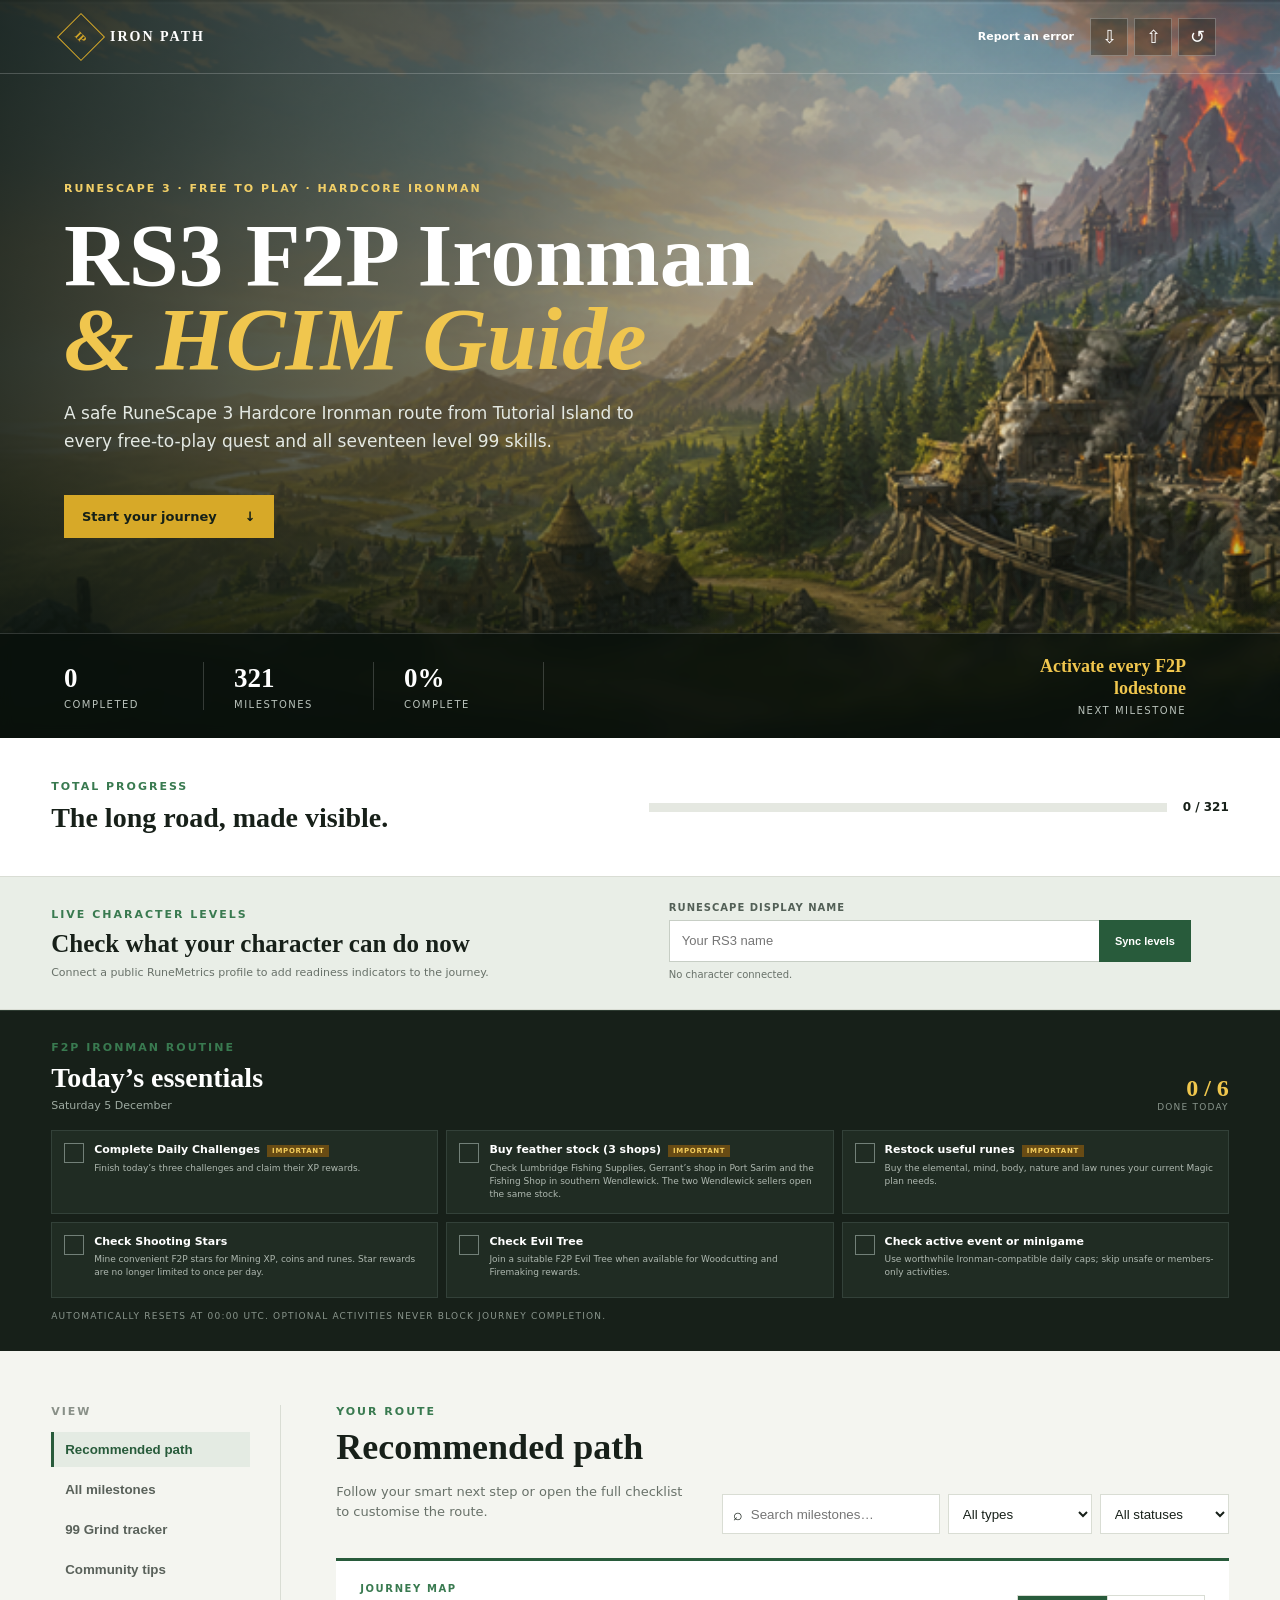
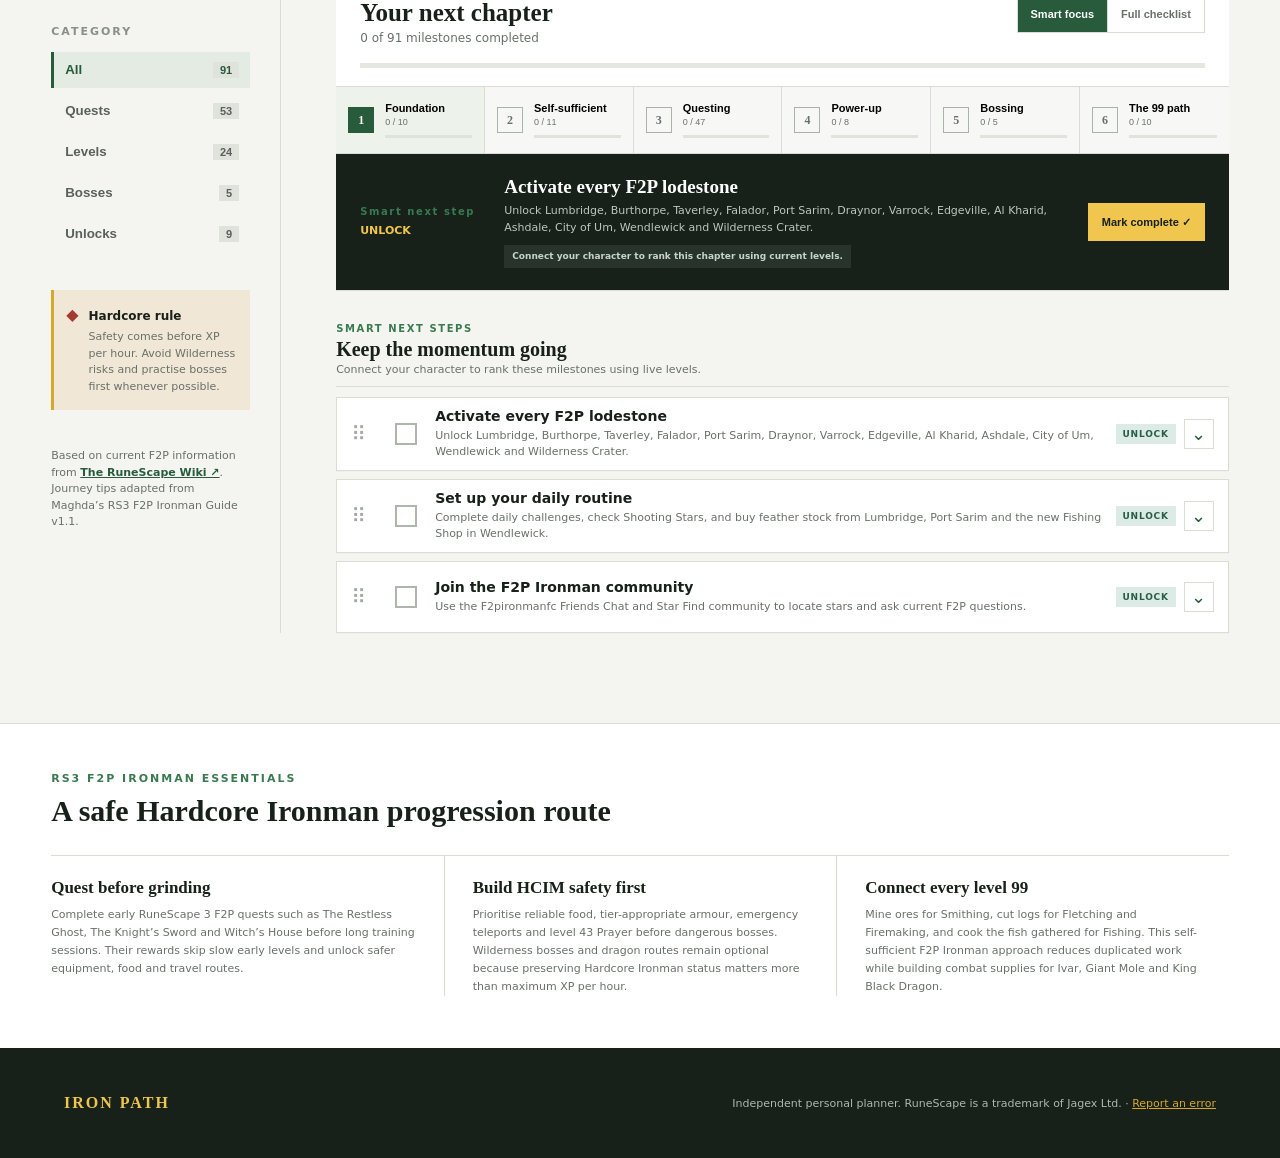
<file: index.html>
<!doctype html>
<html lang="en">
<head>
  <meta charset="UTF-8">
  <meta name="viewport" content="width=device-width, initial-scale=1.0">
  <title>RS3 F2P Ironman & HCIM Guide | Iron Path</title>
  <meta name="description" content="Complete RuneScape 3 F2P Ironman and Hardcore Ironman guide: safe quest order, HCIM milestones, bosses, achievements and all 17 level 99 skills.">
  <meta name="keywords" content="RS3 F2P Ironman, RS3 HCIM, RuneScape 3 Hardcore Ironman, F2P Ironman guide, RS3 F2P guide, Hardcore Ironman guide, RS3 level 99 planner">
  <meta name="robots" content="index, follow, max-image-preview:large">
  <meta name="theme-color" content="#172019">
  <link rel="canonical" href="https://rs3-f2p-hcim.netlify.app/">
  <link rel="sitemap" type="application/xml" href="https://rs3-f2p-hcim.netlify.app/sitemap.xml">

  <meta property="og:type" content="website">
  <meta property="og:locale" content="en_GB">
  <meta property="og:site_name" content="Iron Path">
  <meta property="og:title" content="RS3 F2P Ironman & HCIM Guide | Iron Path">
  <meta property="og:description" content="A safe RuneScape 3 Hardcore Ironman path through every F2P quest, boss, achievement and level 99 grind.">
  <meta property="og:url" content="https://rs3-f2p-hcim.netlify.app/">
  <meta property="og:image" content="https://rs3-f2p-hcim.netlify.app/assets/iron-path-social.jpg">
  <meta property="og:image:width" content="1731">
  <meta property="og:image:height" content="909">
  <meta property="og:image:type" content="image/jpeg">
  <meta property="og:image:alt" content="Iron Path F2P HCIM Progress Planner overlooking a fantasy mountain fortress">

  <meta name="twitter:card" content="summary_large_image">
  <meta name="twitter:title" content="RS3 F2P Ironman & HCIM Guide | Iron Path">
  <meta name="twitter:description" content="Follow a safe RuneScape 3 Hardcore Ironman path through every F2P quest and all 17 level 99 skills.">
  <meta name="twitter:image" content="https://rs3-f2p-hcim.netlify.app/assets/iron-path-social.jpg">
  <meta name="twitter:image:alt" content="Iron Path F2P HCIM Progress Planner">

  <link rel="icon" href="assets/favicon.svg" type="image/svg+xml">
  <link rel="stylesheet" href="styles.css">
  <link rel="stylesheet" href="grind-locations.css">
  <link rel="stylesheet" href="resource-inventory.css">
  <link rel="stylesheet" href="tips.css">
  <link rel="stylesheet" href="seo-guide.css">
  <link rel="stylesheet" href="profile.css">
  <script type="application/ld+json">
  {
    "@context": "https://schema.org",
    "@graph": [
      {
        "@type": "WebSite",
        "@id": "https://rs3-f2p-hcim.netlify.app/#website",
        "url": "https://rs3-f2p-hcim.netlify.app/",
        "name": "Iron Path",
        "alternateName": ["RS3 F2P Ironman Guide", "RS3 HCIM Guide", "RuneScape 3 Hardcore Ironman Guide"],
        "description": "A complete RuneScape 3 free-to-play Ironman and Hardcore Ironman progression guide.",
        "inLanguage": "en-GB"
      },
      {
        "@type": "WebApplication",
        "@id": "https://rs3-f2p-hcim.netlify.app/#app",
        "name": "Iron Path — RS3 F2P Ironman & HCIM Guide",
        "url": "https://rs3-f2p-hcim.netlify.app/",
        "description": "A safe RuneScape 3 F2P Hardcore Ironman journey covering quests, bosses, achievements and all 17 level 99 skill grinds.",
        "applicationCategory": "GameApplication",
        "operatingSystem": "Any",
        "browserRequirements": "Requires a modern web browser with JavaScript enabled.",
        "isAccessibleForFree": true,
        "image": "https://rs3-f2p-hcim.netlify.app/assets/iron-path-social.jpg",
        "inLanguage": "en-GB",
        "audience": {"@type": "Audience", "audienceType": "RuneScape 3 free-to-play Ironman and Hardcore Ironman players"},
        "about": [
          {"@type": "Thing", "name": "RuneScape 3"},
          {"@type": "Thing", "name": "Free-to-play Ironman Mode"},
          {"@type": "Thing", "name": "Hardcore Ironman Mode"}
        ],
        "isPartOf": {"@id": "https://rs3-f2p-hcim.netlify.app/#website"},
        "offers": {"@type": "Offer", "price": "0", "priceCurrency": "EUR"}
      }
    ]
  }
  </script>
</head>
<body>
  <header class="hero">
    <div class="hero-shade"></div>
    <nav class="topbar" aria-label="Main navigation">
      <a class="brand" href="#top"><span class="brand-mark">IP</span><span>IRON PATH</span></a>
      <div class="nav-actions">
        <a class="report-link" href="report-error.html">Report an error</a>
        <button class="icon-btn" id="exportBtn" title="Export progress" aria-label="Export progress">⇩</button>
        <button class="icon-btn" id="importBtn" title="Import progress" aria-label="Import progress">⇧</button>
        <button class="icon-btn danger" id="resetBtn" title="Reset progress" aria-label="Reset progress">↺</button>
        <input type="file" id="importFile" accept="application/json" hidden>
      </div>
    </nav>
    <div class="hero-content" id="top">
      <p class="eyebrow">RUNESCAPE 3 · FREE TO PLAY · HARDCORE IRONMAN</p>
      <h1>RS3 F2P Ironman<br><span>&amp; HCIM Guide</span></h1>
      <p class="hero-copy">A safe RuneScape 3 Hardcore Ironman route from Tutorial Island to every free-to-play quest and all seventeen level 99 skills.</p>
      <a class="primary-btn" href="#planner">Start your journey <span>↓</span></a>
    </div>
    <div class="hero-stats" aria-label="Progress overview">
      <div><strong id="doneCount">0</strong><span>completed</span></div>
      <div><strong id="totalCount">0</strong><span>milestones</span></div>
      <div><strong id="percentCount">0%</strong><span>complete</span></div>
      <div class="xp-stat"><strong id="nextLabel">First steps</strong><span>next milestone</span></div>
    </div>
  </header>

  <main id="planner">
    <section class="progress-band" aria-label="Total progress">
      <div class="section-inner progress-inner">
        <div><p class="kicker">TOTAL PROGRESS</p><h2>The long road, made visible.</h2></div>
        <div class="progress-wrap"><div class="progress-track"><span id="progressFill"></span></div><span id="progressText">0 / 0</span></div>
      </div>
    </section>

    <section class="profile-band" aria-labelledby="profileTitle">
      <div class="section-inner profile-inner">
        <div><p class="kicker">LIVE CHARACTER LEVELS</p><h2 id="profileTitle">Check what your character can do now</h2><p>Connect a public RuneMetrics profile to add readiness indicators to the journey.</p></div>
        <form id="profileForm" class="profile-form">
          <label for="rsnInput">RuneScape display name</label>
          <div><input id="rsnInput" name="rsn" type="text" minlength="1" maxlength="12" autocomplete="nickname" placeholder="Your RS3 name" required><button type="submit">Sync levels</button><button id="profileClear" class="profile-clear" type="button" title="Disconnect profile" aria-label="Disconnect profile" hidden>×</button></div>
          <p id="profileStatus" role="status" aria-live="polite">No character connected.</p>
        </form>
      </div>
    </section>

    <section class="daily-band" aria-labelledby="dailyTitle">
      <div class="section-inner daily-inner">
        <div class="daily-heading"><div><p class="kicker">F2P IRONMAN ROUTINE</p><h2 id="dailyTitle">Today’s essentials</h2><p id="dailyDate"></p></div><div class="daily-score"><strong id="dailyCount">0 / 0</strong><span>done today</span></div></div>
        <div id="dailyList" class="daily-list"></div>
        <p class="daily-reset">Automatically resets at 00:00 UTC. Optional activities never block journey completion.</p>
      </div>
    </section>

    <section class="workspace section-inner">
      <aside class="sidebar">
        <div class="side-block">
          <p class="side-label">VIEW</p>
          <div class="view-tabs" role="tablist">
            <button class="view-tab active" data-view="route">Recommended path</button>
            <button class="view-tab" data-view="library">All milestones</button>
            <button class="view-tab" data-view="grinds">99 Grind tracker</button>
            <button class="view-tab" data-view="tips">Community tips</button>
          </div>
        </div>
        <div class="side-block">
          <p class="side-label">CATEGORY</p>
          <div id="categoryFilters" class="filter-list"></div>
        </div>
        <div class="side-block note">
          <span class="shield">◆</span>
          <div><strong>Hardcore rule</strong><p>Safety comes before XP per hour. Avoid Wilderness risks and practise bosses first whenever possible.</p></div>
        </div>
        <div class="source-note">Based on current F2P information from <a href="https://runescape.wiki/" target="_blank" rel="noreferrer">The RuneScape Wiki ↗</a>. Journey tips adapted from Maghda’s RS3 F2P Ironman Guide v1.1.</div>
      </aside>

      <div class="content">
        <div class="content-head">
          <div><p class="kicker" id="viewKicker">YOUR ROUTE</p><h2 id="viewTitle">Recommended path</h2><p id="viewIntro">Follow your smart next step or open the full checklist to customise the route.</p></div>
          <div class="content-tools" id="contentTools">
            <label class="search"><span>⌕</span><input id="searchInput" type="search" placeholder="Search milestones…" autocomplete="off"></label>
            <select id="typeFilter" aria-label="Filter by milestone type"><option value="all">All types</option><option value="quest">Quests</option><option value="level">Levels</option><option value="boss">Bosses</option><option value="unlock">Unlocks</option><option value="achievement">Achievements</option></select>
            <select id="statusFilter" aria-label="Filter by status"><option value="all">All statuses</option><option value="open">To do</option><option value="done">Completed</option></select>
          </div>
        </div>
        <div id="phaseNav" class="phase-nav" aria-label="Route phases"></div>
        <section id="journeyDashboard" class="journey-dashboard" aria-label="Journey overview"></section>
        <div id="grindTracker" class="grind-tracker" hidden></div>
        <div id="tipsPage" class="tips-page" hidden>
          <section class="tip-submit">
            <div><span>Share your knowledge</span><h3>Submit an F2P Ironman tip</h3><p>Your email address is not requested or stored. Submissions are spam-filtered and reviewed before publication.</p></div>
            <form id="tipForm" name="community-tip" method="POST" data-netlify="true" netlify-honeypot="bot-field">
              <input type="hidden" name="form-name" value="community-tip">
              <p class="bot-field" aria-hidden="true"><label>Do not fill this out: <input name="bot-field" tabindex="-1" autocomplete="off"></label></p>
              <label>Title<input name="title" type="text" maxlength="100" required></label>
              <label>Prerequisites<textarea name="prerequisites" rows="3" maxlength="500" placeholder="Levels, quests or items" required></textarea></label>
              <label>Description<textarea name="description" rows="5" maxlength="1500" required></textarea></label>
              <button type="submit">Submit tip <b>→</b></button>
              <p class="tip-form-status" id="tipFormStatus" role="status" aria-live="polite"></p>
            </form>
          </section>
          <div id="tipList" class="tip-list"></div>
        </div>
        <div id="milestoneList" class="milestone-list" aria-live="polite"></div>
        <div id="emptyState" class="empty-state" hidden><strong>Nothing found</strong><p>Adjust your search or filters.</p></div>
      </div>
    </section>
  </main>

  <section class="seo-guide" aria-labelledby="seoGuideTitle">
    <div class="section-inner seo-guide-inner">
      <p class="kicker">RS3 F2P IRONMAN ESSENTIALS</p>
      <h2 id="seoGuideTitle">A safe Hardcore Ironman progression route</h2>
      <div class="seo-guide-columns">
        <article><h3>Quest before grinding</h3><p>Complete early RuneScape 3 F2P quests such as The Restless Ghost, The Knight’s Sword and Witch’s House before long training sessions. Their rewards skip slow early levels and unlock safer equipment, food and travel routes.</p></article>
        <article><h3>Build HCIM safety first</h3><p>Prioritise reliable food, tier-appropriate armour, emergency teleports and level 43 Prayer before dangerous bosses. Wilderness bosses and dragon routes remain optional because preserving Hardcore Ironman status matters more than maximum XP per hour.</p></article>
        <article><h3>Connect every level 99</h3><p>Mine ores for Smithing, cut logs for Fletching and Firemaking, and cook the fish gathered for Fishing. This self-sufficient F2P Ironman approach reduces duplicated work while building combat supplies for Ivar, Giant Mole and King Black Dragon.</p></article>
      </div>
    </div>
  </section>

  <footer><span>IRON PATH</span><p>Independent personal planner. RuneScape is a trademark of Jagex Ltd. · <a href="report-error.html">Report an error</a></p></footer>
  <script src="achievement-data.js"></script>
  <script src="js/data/game-data.js"></script>
  <script src="js/data/route-data.js"></script>
  <script src="js/data/grind-data.js"></script>
  <script src="js/data/community-data.js"></script>
  <script src="js/data/quest-requirements.js"></script>
  <script src="js/profile.js"></script>
  <script src="js/app.js"></script>
  <script data-name="BMC-Widget" data-cfasync="false" src="https://cdnjs.buymeacoffee.com/1.0.0/widget.prod.min.js" data-id="micclo" data-description="Support me on Buy me a coffee!" data-message="If you like my RS3 F2P HCIM guide: feel free to support me!" data-color="#5F7FFF" data-position="Right" data-x_margin="18" data-y_margin="18"></script>
</body>
</html>
</file>
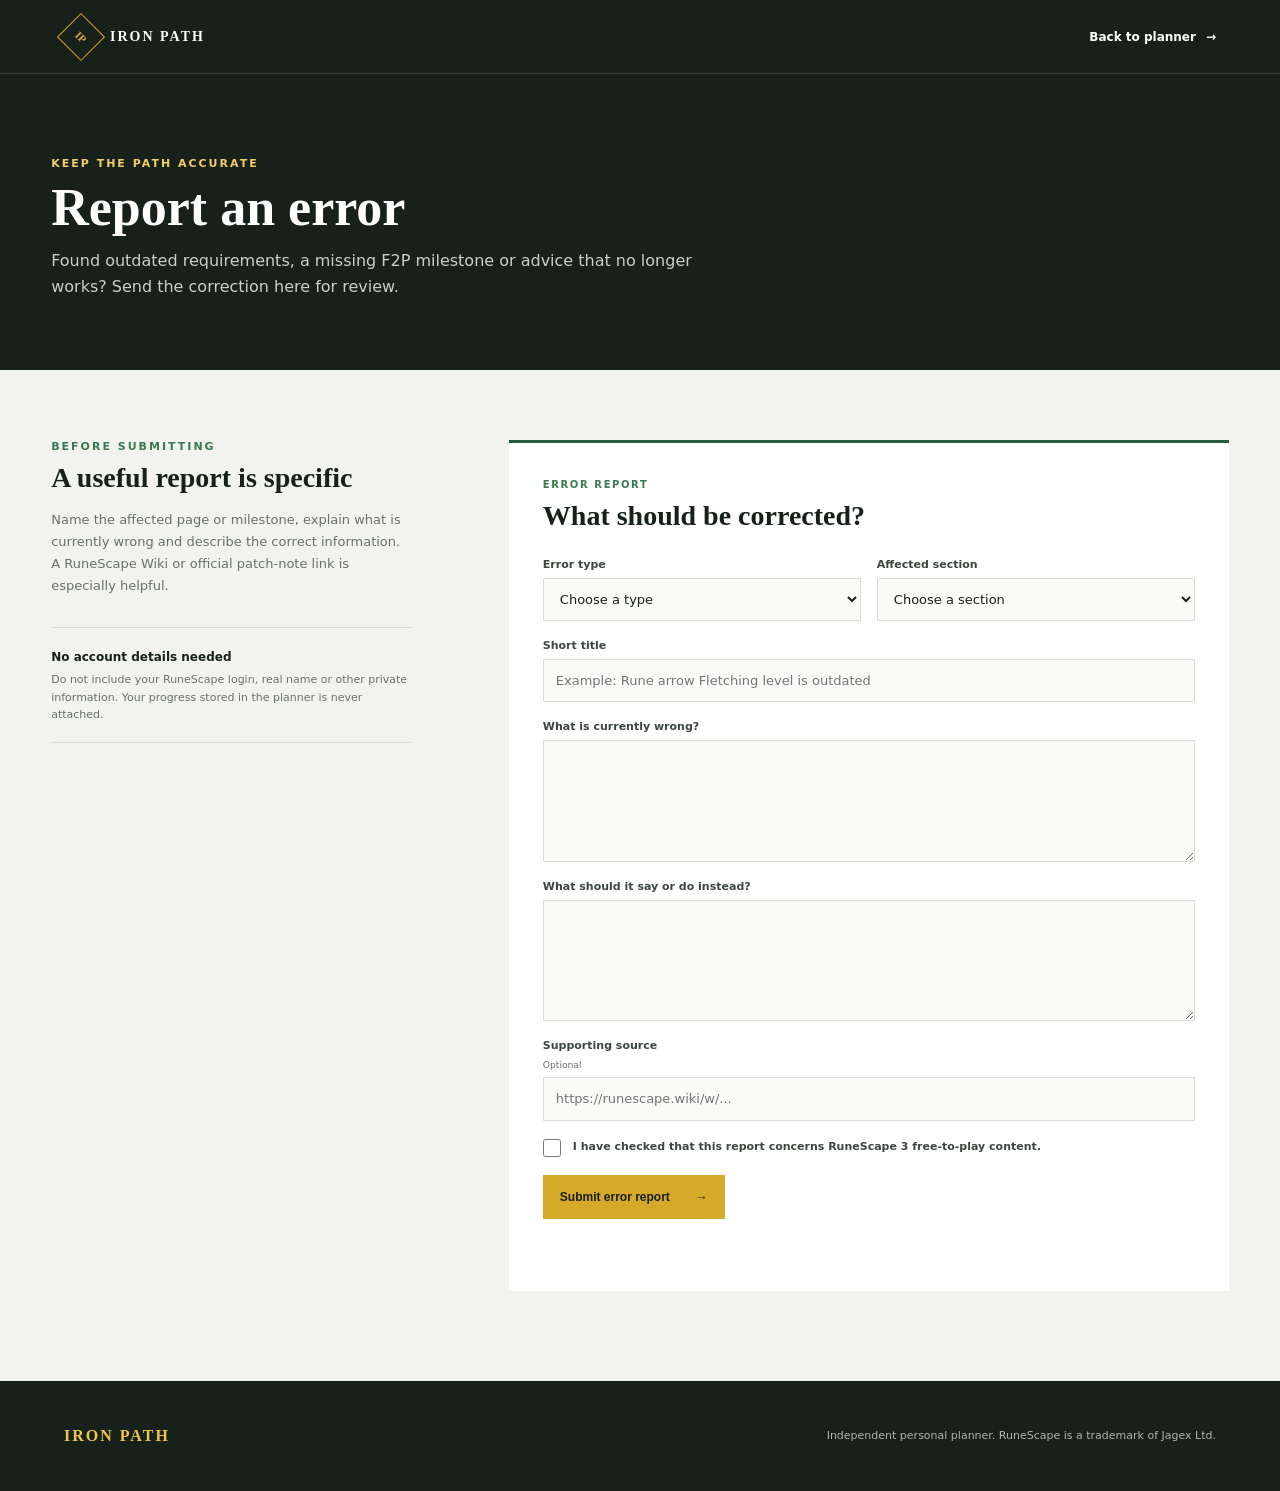
<file: report-error.html>
<!doctype html>
<html lang="en">
<head>
  <meta charset="UTF-8">
  <meta name="viewport" content="width=device-width, initial-scale=1.0">
  <title>Report an Error | Iron Path RS3 F2P Guide</title>
  <meta name="description" content="Report incorrect or outdated information in the Iron Path RuneScape 3 F2P Ironman and Hardcore Ironman guide.">
  <meta name="robots" content="index, follow">
  <meta name="theme-color" content="#172019">
  <link rel="canonical" href="https://rs3-f2p-hcim.netlify.app/report-error.html">
  <meta property="og:type" content="website">
  <meta property="og:site_name" content="Iron Path">
  <meta property="og:title" content="Report an Error | Iron Path">
  <meta property="og:description" content="Help keep the RS3 F2P Ironman journey accurate by reporting outdated or incorrect information.">
  <meta property="og:url" content="https://rs3-f2p-hcim.netlify.app/report-error.html">
  <meta property="og:image" content="https://rs3-f2p-hcim.netlify.app/assets/iron-path-social.jpg">
  <link rel="icon" href="assets/favicon.svg" type="image/svg+xml">
  <link rel="stylesheet" href="styles.css">
  <link rel="stylesheet" href="report-error.css">
</head>
<body class="report-page">
  <header class="report-header">
    <nav class="topbar" aria-label="Main navigation">
      <a class="brand" href="index.html"><span class="brand-mark">IP</span><span>IRON PATH</span></a>
      <a class="report-back" href="index.html">Back to planner <span>→</span></a>
    </nav>
    <div class="report-heading section-inner">
      <p class="eyebrow">KEEP THE PATH ACCURATE</p>
      <h1>Report an error</h1>
      <p>Found outdated requirements, a missing F2P milestone or advice that no longer works? Send the correction here for review.</p>
    </div>
  </header>

  <main class="report-main section-inner">
    <section class="report-context" aria-labelledby="reportContextTitle">
      <p class="kicker">BEFORE SUBMITTING</p>
      <h2 id="reportContextTitle">A useful report is specific</h2>
      <p>Name the affected page or milestone, explain what is currently wrong and describe the correct information. A RuneScape Wiki or official patch-note link is especially helpful.</p>
      <div class="report-privacy">
        <strong>No account details needed</strong>
        <p>Do not include your RuneScape login, real name or other private information. Your progress stored in the planner is never attached.</p>
      </div>
    </section>

    <section class="report-form-wrap" aria-labelledby="reportFormTitle">
      <div class="form-heading"><span>ERROR REPORT</span><h2 id="reportFormTitle">What should be corrected?</h2></div>
      <form id="errorReportForm" name="error-report" method="POST" action="/report-error.html?submitted=true" data-netlify="true" netlify-honeypot="bot-field">
        <input type="hidden" name="form-name" value="error-report">
        <p class="bot-field" aria-hidden="true"><label>Do not fill this out: <input name="bot-field" tabindex="-1" autocomplete="off"></label></p>
        <div class="form-row">
          <label>Error type<select name="error-type" required><option value="">Choose a type</option><option>Incorrect requirement or level</option><option>Outdated training method</option><option>Missing F2P content</option><option>Broken link or interface</option><option>Spelling or wording</option><option>Other</option></select></label>
          <label>Affected section<select name="section" required><option value="">Choose a section</option><option>Recommended path</option><option>All milestones</option><option>99 Grind tracker</option><option>Community tips</option><option>Daily reminders</option><option>Other</option></select></label>
        </div>
        <label>Short title<input name="title" type="text" maxlength="120" placeholder="Example: Rune arrow Fletching level is outdated" required></label>
        <label>What is currently wrong?<textarea name="current-information" rows="5" maxlength="2000" required></textarea></label>
        <label>What should it say or do instead?<textarea name="expected-information" rows="5" maxlength="2000" required></textarea></label>
        <label>Supporting source <small>Optional</small><input name="source-url" type="url" maxlength="500" placeholder="https://runescape.wiki/w/..."></label>
        <label class="confirmation"><input name="accuracy-confirmation" type="checkbox" value="confirmed" required><span>I have checked that this report concerns RuneScape 3 free-to-play content.</span></label>
        <button class="report-submit" type="submit">Submit error report <span>→</span></button>
        <p id="reportStatus" class="report-status" role="status" aria-live="polite"></p>
      </form>
    </section>
  </main>

  <footer><span>IRON PATH</span><p>Independent personal planner. RuneScape is a trademark of Jagex Ltd.</p></footer>
  <script>
    const params = new URLSearchParams(window.location.search);
    if (params.get("submitted") === "true") {
      const status = document.querySelector("#reportStatus");
      status.textContent = "Thank you. Your error report has been submitted for review.";
      status.classList.add("success");
      status.scrollIntoView({ block: "center" });
      history.replaceState({}, "", window.location.pathname);
    }
  </script>
</body>
</html>
</file>
<file: styles.css>
:root{--ink:#172019;--muted:#687169;--paper:#f4f5f0;--white:#fff;--green:#285b3b;--green2:#397a50;--gold:#d7a928;--red:#a33b30;--line:#d9ddd4;--soft:#e9ece5;--shadow:0 8px 25px rgba(19,30,22,.08)}
*{box-sizing:border-box}[hidden]{display:none!important}html{scroll-behavior:smooth}body{margin:0;background:var(--paper);color:var(--ink);font-family:Inter,ui-sans-serif,system-ui,-apple-system,"Segoe UI",sans-serif;letter-spacing:0}.hero{min-height:620px;height:82vh;max-height:850px;position:relative;color:#fff;background:url('assets/iron-path-hero.png') center/cover no-repeat;overflow:hidden}.hero-shade{position:absolute;inset:0;background:linear-gradient(90deg,rgba(10,19,14,.85) 0%,rgba(10,18,13,.58) 36%,rgba(10,18,13,.08) 72%),linear-gradient(0deg,rgba(10,16,12,.72) 0%,transparent 35%)}.topbar{height:74px;position:relative;z-index:2;display:flex;align-items:center;justify-content:space-between;padding:0 clamp(24px,5vw,78px);border-bottom:1px solid rgba(255,255,255,.2)}.brand{display:flex;gap:12px;align-items:center;color:#fff;text-decoration:none;font:800 14px/1 Georgia,serif;letter-spacing:2px}.brand-mark{display:grid;place-items:center;width:34px;height:34px;border:1px solid var(--gold);color:var(--gold);font-size:11px;letter-spacing:0;transform:rotate(45deg)}.brand-mark::first-line{transform:rotate(-45deg)}.nav-actions{display:flex;gap:6px}.icon-btn{width:38px;height:38px;border:1px solid rgba(255,255,255,.28);background:rgba(14,24,17,.35);color:#fff;font-size:18px;cursor:pointer}.icon-btn:hover{border-color:var(--gold);color:var(--gold)}.icon-btn.danger:hover{border-color:#eb8b80;color:#fff;background:var(--red)}.hero-content{position:relative;z-index:1;max-width:700px;margin:clamp(70px,12vh,125px) 5vw 0}.eyebrow,.kicker,.side-label{font-size:11px;font-weight:800;letter-spacing:2px}.eyebrow{color:#f2cf67}.hero h1{font:700 clamp(52px,7vw,90px)/.94 Georgia,serif;margin:18px 0}.hero h1 span{color:#f0c64e;font-style:italic}.hero-copy{max-width:590px;font-size:17px;line-height:1.65;color:#e3e8e2}.primary-btn{display:inline-flex;align-items:center;gap:28px;margin-top:22px;padding:14px 18px;background:var(--gold);color:#152018;text-decoration:none;font-weight:800;font-size:13px}.primary-btn:hover{background:#efc54b}.hero-stats{position:absolute;z-index:1;bottom:0;left:0;right:0;min-height:105px;display:grid;grid-template-columns:repeat(3,minmax(110px,170px)) 1fr;align-items:center;padding:18px 5vw;background:rgba(9,17,12,.8);border-top:1px solid rgba(255,255,255,.16);backdrop-filter:blur(7px)}.hero-stats>div{display:flex;flex-direction:column;border-right:1px solid rgba(255,255,255,.18);padding-right:30px;margin-right:30px}.hero-stats strong{font:700 27px/1.2 Georgia,serif;color:#fff}.hero-stats span{font-size:10px;text-transform:uppercase;letter-spacing:1.5px;color:#b9c2bb;margin-top:5px}.hero-stats .xp-stat{border:0;margin-left:auto;max-width:250px;text-align:right;margin-right:0}.hero-stats .xp-stat strong{font-size:18px;color:#f0c64e}.section-inner{max-width:1380px;margin:auto;padding-left:clamp(20px,4vw,60px);padding-right:clamp(20px,4vw,60px)}.progress-band{background:#fff;border-bottom:1px solid var(--line)}.progress-inner{min-height:138px;display:grid;grid-template-columns:1fr 1.1fr;gap:70px;align-items:center}.kicker{color:var(--green2);margin:0 0 8px}.progress-inner h2,.content h2{font:700 28px/1.2 Georgia,serif;margin:0}.progress-wrap{display:flex;align-items:center;gap:16px}.progress-track{height:9px;background:#e5e8e1;flex:1;overflow:hidden}.progress-track span{display:block;height:100%;width:0;background:var(--green2);transition:width .35s}.progress-wrap>span{font-size:12px;font-weight:800;white-space:nowrap}.workspace{display:grid;grid-template-columns:230px 1fr;gap:55px;padding-top:54px;padding-bottom:90px}.sidebar{border-right:1px solid var(--line);padding-right:30px}.side-block{margin-bottom:38px}.side-label{color:#899088;margin:0 0 14px}.view-tabs,.filter-list{display:flex;flex-direction:column;gap:5px}.view-tab,.filter-btn{border:0;background:transparent;text-align:left;padding:10px 11px;font-weight:700;color:#59615a;cursor:pointer;border-left:3px solid transparent}.view-tab.active,.filter-btn.active{color:var(--green);background:#e4ebe3;border-left-color:var(--green)}.filter-btn{display:flex;justify-content:space-between}.filter-btn span{font-size:11px;background:#dfe3dc;padding:2px 7px}.note{display:flex;gap:10px;padding:15px 12px;background:#f0e7d6;border-left:3px solid var(--gold)}.note .shield{color:var(--red)}.note strong{font-size:12px}.note p,.source-note{font-size:11px;line-height:1.5;color:#697069;margin:5px 0 0}.source-note a{color:var(--green);font-weight:700}.content{min-width:0}.content-head{display:flex;justify-content:space-between;gap:30px;align-items:flex-end;margin-bottom:24px}.content-head h2{font-size:36px}.content-head>div>p:last-child{color:var(--muted);font-size:13px;line-height:1.5;max-width:580px}.content-tools{display:flex;gap:8px}.search{height:40px;display:flex;align-items:center;gap:6px;background:#fff;border:1px solid var(--line);padding:0 10px}.search input{width:180px;border:0;outline:0;background:transparent}.content-tools select{border:1px solid var(--line);background:#fff;padding:0 28px 0 10px;color:var(--ink)}.phase-nav{display:flex;gap:0;border-bottom:1px solid var(--line);overflow-x:auto;margin-bottom:22px}.phase-btn{white-space:nowrap;border:0;border-bottom:3px solid transparent;background:transparent;padding:12px 16px;color:#737a73;font-weight:700;cursor:pointer}.phase-btn.active{color:var(--green);border-bottom-color:var(--green)}.milestone-list{display:flex;flex-direction:column;gap:8px}.phase-heading{display:flex;align-items:center;gap:16px;margin:23px 0 8px}.phase-heading:first-child{margin-top:0}.phase-number{width:34px;height:34px;display:grid;place-items:center;background:var(--green);color:#fff;font:700 14px Georgia,serif}.phase-heading h3{font:700 20px Georgia,serif;margin:0}.phase-heading p{margin:3px 0 0;color:var(--muted);font-size:11px}.milestone{display:grid;grid-template-columns:28px 32px minmax(0,1fr) auto;gap:12px;align-items:center;min-height:72px;padding:10px 14px;background:#fff;border:1px solid var(--line);box-shadow:0 1px 0 rgba(0,0,0,.02);transition:.18s}.milestone:hover{border-color:#aeb8ad;box-shadow:var(--shadow)}.milestone.dragging{opacity:.45;border-style:dashed}.drag{cursor:grab;color:#a3aaa3;font-size:20px;user-select:none}.check{appearance:none;width:22px;height:22px;border:2px solid #aeb5ad;cursor:pointer;display:grid;place-items:center}.check:checked{background:var(--green2);border-color:var(--green2)}.check:checked::after{content:'✓';color:#fff;font-weight:900;font-size:14px}.milestone.done .milestone-title{text-decoration:line-through;color:#899088}.milestone-title{font-weight:800;font-size:14px}.milestone-desc{margin-top:4px;color:var(--muted);font-size:11px;line-height:1.45}.milestone-meta{display:flex;align-items:center;gap:8px}.tag{font-size:9px;font-weight:800;letter-spacing:.8px;text-transform:uppercase;padding:5px 7px;background:#e4e9e2;color:var(--green)}.tag.quest{background:#f1e6c6;color:#765a0d}.tag.boss{background:#eedbd7;color:#853d33}.tag.level{background:#dfe8ef;color:#31596f}.tag.achievement{background:#e7dfed;color:#694979}.wiki-link{color:#778078;text-decoration:none;font-size:14px}.wiki-link:hover{color:var(--green)}.empty-state{text-align:center;padding:80px 20px;color:var(--muted)}.empty-state strong{font:700 24px Georgia,serif;color:var(--ink)}footer{min-height:110px;background:#172019;color:#aeb8b0;display:flex;align-items:center;justify-content:space-between;padding:25px 5vw;font-size:11px}footer span{font:700 16px Georgia,serif;letter-spacing:2px;color:#efc64d}
@media(max-width:900px){.hero{height:auto;min-height:700px}.hero-content{margin-top:80px}.hero-stats{grid-template-columns:repeat(3,1fr)}.hero-stats .xp-stat{grid-column:1/-1;margin:15px 0 0;text-align:left}.progress-inner{grid-template-columns:1fr;gap:22px;padding-top:28px;padding-bottom:28px}.workspace{grid-template-columns:1fr}.sidebar{border:0;border-bottom:1px solid var(--line);padding:0;display:grid;grid-template-columns:1fr 1fr;gap:20px}.note,.source-note{display:none}.content-head{align-items:flex-start;flex-direction:column}.content-tools{width:100%}.search{flex:1}.search input{width:100%}}
@media(max-width:560px){.topbar{padding:0 14px}.brand{gap:8px;font-size:12px}.brand-mark{width:30px;height:30px}.nav-actions{gap:3px}.icon-btn{width:32px;height:34px}.hero-content{max-width:calc(100vw - 40px);margin-left:20px;margin-right:20px}.eyebrow{max-width:340px;line-height:1.7}.hero h1{font-size:44px;overflow-wrap:anywhere}.hero-copy{font-size:16px}.hero-stats{grid-template-columns:repeat(3,minmax(0,1fr));padding:14px 20px}.hero-stats>div{min-width:0;padding-right:8px;margin-right:8px}.hero-stats strong{font-size:21px}.hero-stats .xp-stat strong{overflow-wrap:anywhere}.workspace{padding-top:35px}.sidebar{grid-template-columns:1fr}.filter-list{display:grid;grid-template-columns:1fr 1fr}.content-tools{flex-direction:column}.content-tools select{height:40px}.milestone{grid-template-columns:22px 28px minmax(0,1fr);padding:10px 8px}.milestone-meta{grid-column:3;justify-content:flex-start}.content-head h2{font-size:30px}footer{align-items:flex-start;flex-direction:column;gap:10px}}
@media(prefers-reduced-motion:reduce){html{scroll-behavior:auto}*{transition:none!important}}
.details-toggle{width:30px;height:30px;border:1px solid var(--line);background:#fff;color:var(--green);font-size:18px;line-height:1;cursor:pointer}.details-toggle:hover{background:var(--green);border-color:var(--green);color:#fff}.milestone-details{grid-column:3/-1;border-top:1px solid var(--line);padding:14px 0 7px}.milestone-details strong{font:700 15px Georgia,serif}.milestone-details ul{margin:9px 0 14px;padding-left:18px;color:var(--muted);font-size:12px;line-height:1.55}.milestone-details li+li{margin-top:4px}.milestone-details a{display:inline-flex;align-items:center;gap:8px;color:var(--green);font-size:12px;font-weight:800;text-decoration:none}.milestone-details a:hover{text-decoration:underline}
.journey-dashboard{margin-bottom:28px;border-top:3px solid var(--green);background:#fff;border-bottom:1px solid var(--line)}.journey-summary{display:grid;grid-template-columns:1fr auto;gap:18px 30px;padding:22px 24px 18px}.journey-label,.focus-heading>span,.objective-marker>span{display:block;color:var(--green2);font-size:10px;font-weight:900;letter-spacing:1.6px}.journey-summary h3{margin:5px 0 4px;font:700 25px Georgia,serif}.journey-summary p{margin:0;color:var(--muted);font-size:12px}.route-display{display:flex;align-self:center;border:1px solid var(--line);height:38px}.route-display button{border:0;border-right:1px solid var(--line);padding:0 13px;background:#fff;color:var(--muted);font-size:11px;font-weight:800;cursor:pointer}.route-display button:last-child{border-right:0}.route-display button.active{background:var(--green);color:#fff}.journey-progress{grid-column:1/-1;height:5px;background:#e5e8e1;overflow:hidden}.journey-progress span{display:block;height:100%;background:var(--gold);transition:width .35s}.journey-map{display:grid;grid-template-columns:repeat(6,minmax(120px,1fr));border-top:1px solid var(--line);border-bottom:1px solid var(--line)}.journey-stage{min-width:0;display:grid;grid-template-columns:28px 1fr;gap:9px;align-items:center;border:0;border-right:1px solid var(--line);padding:15px 12px;background:#f7f8f5;text-align:left;cursor:pointer}.journey-stage:last-child{border-right:0}.journey-stage:hover,.journey-stage.current{background:#edf2eb}.journey-stage.complete{background:#f4f0df}.stage-index{width:26px;height:26px;display:grid;place-items:center;border:1px solid #aab2a9;color:var(--muted);font:700 12px Georgia,serif}.journey-stage.current .stage-index{background:var(--green);border-color:var(--green);color:#fff}.journey-stage.complete .stage-index{background:var(--gold);border-color:var(--gold);color:#263125}.stage-copy{min-width:0}.stage-copy b,.stage-copy small{display:block;white-space:nowrap;overflow:hidden;text-overflow:ellipsis}.stage-copy b{font-size:11px}.stage-copy small{margin-top:3px;color:var(--muted);font-size:9px}.stage-copy i{display:block;height:3px;margin-top:8px;background:#dfe3dc;overflow:hidden}.stage-copy em{display:block;height:100%;background:var(--green2)}.current-objective{display:grid;grid-template-columns:120px minmax(0,1fr) auto;gap:24px;align-items:center;padding:22px 24px;background:#172019;color:#fff}.objective-marker b{display:inline-block;margin-top:7px;color:#f0c64e;font-size:11px;text-transform:uppercase}.current-objective h4{margin:0 0 5px;font:700 19px Georgia,serif}.current-objective p{margin:0;color:#bdc7bf;font-size:11px;line-height:1.5}.current-objective button{height:38px;border:1px solid #f0c64e;background:#f0c64e;color:#172019;padding:0 13px;font-size:11px;font-weight:900;cursor:pointer}.current-objective button:hover{background:#fff;border-color:#fff}.current-objective.complete{grid-template-columns:1fr}.focus-heading{padding:4px 0 10px;border-bottom:1px solid var(--line);margin-bottom:2px}.focus-heading h3{margin:4px 0 2px;font:700 20px Georgia,serif}.focus-heading p{margin:0;color:var(--muted);font-size:11px}
@media(max-width:900px){.journey-map{display:flex;overflow-x:auto}.journey-stage{min-width:150px}.current-objective{grid-template-columns:100px minmax(0,1fr)}.current-objective button{grid-column:2;justify-self:start}}
@media(max-width:560px){.journey-summary{grid-template-columns:1fr;padding:18px 15px}.route-display{width:100%}.route-display button{flex:1}.journey-progress{grid-column:1}.current-objective{grid-template-columns:1fr;gap:13px;padding:18px 15px}.current-objective button{grid-column:1;width:100%}.journey-dashboard{margin-left:-2px;margin-right:-2px}.focus-heading{padding-top:0}}
.grind-tracker{display:grid;grid-template-columns:repeat(2,minmax(0,1fr));gap:12px}.grind-summary{grid-column:1/-1;padding:18px 20px;background:#e4ebe3;border-left:3px solid var(--green)}.grind-summary strong{font:700 18px Georgia,serif}.grind-summary p{margin:5px 0 0;color:var(--muted);font-size:12px;line-height:1.5}.grind-card{padding:18px;background:#fff;border:1px solid var(--line)}.grind-card header{display:flex;justify-content:space-between;gap:15px;align-items:flex-start;border-bottom:1px solid var(--line);padding-bottom:12px}.grind-card header span,.resource-result span{font-size:9px;font-weight:800;letter-spacing:1px;text-transform:uppercase;color:var(--green2)}.grind-card h3{margin:3px 0 0;font:700 20px Georgia,serif}.grind-card header>strong{font-size:12px;color:var(--muted)}.grind-fields{display:grid;grid-template-columns:1fr 1.25fr;gap:9px;margin:14px 0}.grind-fields label,.resource-result label{display:flex;flex-direction:column;gap:5px;font-size:10px;font-weight:800;color:var(--muted)}.grind-fields label:last-child{grid-column:1/-1}.grind-fields input,.grind-fields select,.resource-result input{width:100%;height:37px;border:1px solid var(--line);background:#fff;padding:0 9px;color:var(--ink)}.resource-result{display:grid;grid-template-columns:1.25fr 1fr;gap:12px;align-items:end;padding:13px;background:#f4f5f0}.resource-result>div{display:flex;flex-direction:column}.resource-result strong{font:700 18px Georgia,serif;margin:3px 0}.resource-result small{font-size:9px;color:var(--muted);line-height:1.4}.resource-result label{position:relative}.resource-result label span{position:absolute;right:8px;bottom:11px;color:var(--muted);letter-spacing:0}.resource-result label input{padding-right:65px}.urn-row{display:flex;justify-content:space-between;gap:10px;margin:12px 0;font-size:10px;color:var(--muted)}.urn-row label{font-weight:800;color:var(--ink)}.grind-card>a{color:var(--green);font-size:11px;font-weight:800;text-decoration:none}@media(max-width:760px){.grind-tracker{grid-template-columns:1fr}.grind-fields,.resource-result{grid-template-columns:1fr}.urn-row{align-items:flex-start;flex-direction:column}}
.urn-row{display:grid;grid-template-columns:1fr auto;gap:8px 12px;align-items:center}.urn-progress{grid-column:1/-1;display:flex!important;align-items:center;gap:7px;padding:8px;background:#f4f5f0}.urn-progress input{width:90px;height:30px;border:1px solid var(--line);padding:0 7px}@media(max-width:760px){.urn-row{grid-template-columns:1fr}.urn-progress{grid-column:1}}
.quest-xp{display:flex;flex-wrap:wrap;gap:5px;margin-top:9px}.xp-badge{display:inline-flex;align-items:center;gap:5px;min-height:25px;padding:4px 7px;background:#eef2eb;border:1px solid #d9e1d7;color:#415047;font-size:9px}.xp-badge b{font-weight:800}.xp-badge strong{color:var(--green);font-size:10px}.xp-badge small{padding-left:5px;border-left:1px solid #cbd4c9;color:#788179}.xp-badge.none{background:#f3f3f0;color:#929891;font-weight:700}
.daily-band{background:#172019;color:#fff;border-top:1px solid #2d3b31}.daily-inner{padding-top:30px;padding-bottom:30px}.daily-heading{display:flex;align-items:end;justify-content:space-between;gap:20px;margin-bottom:18px}.daily-heading h2{margin:0;font:700 28px Georgia,serif}.daily-heading>div>p:last-child{margin:5px 0 0;color:#9eaaa1;font-size:11px}.daily-score{display:flex;flex-direction:column;text-align:right}.daily-score strong{font:700 24px Georgia,serif;color:#efc64d}.daily-score span,.daily-reset{font-size:9px;text-transform:uppercase;letter-spacing:1.2px;color:#89958c}.daily-list{display:grid;grid-template-columns:repeat(3,minmax(0,1fr));gap:8px}.daily-task{display:grid;grid-template-columns:20px 1fr;gap:10px;align-items:start;min-height:76px;padding:12px;background:#202c23;border:1px solid #334139;cursor:pointer}.daily-task:hover{border-color:#607064}.daily-task input{position:absolute;opacity:0;pointer-events:none}.daily-check{display:grid;place-items:center;width:20px;height:20px;border:1px solid #728078;color:transparent;font-weight:900}.daily-task>span:last-child{display:flex;flex-direction:column;gap:5px}.daily-task strong{font-size:11px}.daily-task strong b{display:inline-block;margin-left:7px;padding:2px 5px;background:#684b14;color:#f3cc5b;font-size:7px;text-transform:uppercase;letter-spacing:.7px}.daily-task small{color:#aeb8b0;font-size:9px;line-height:1.45}.daily-task.done{background:#1b3324;border-color:#3e6f4d}.daily-task.done .daily-check{background:#397a50;border-color:#4f9665;color:#fff}.daily-task.done strong{text-decoration:line-through;color:#9cac9f}.daily-reset{margin:13px 0 0}@media(max-width:900px){.daily-list{grid-template-columns:repeat(2,minmax(0,1fr))}}@media(max-width:560px){.daily-list{grid-template-columns:1fr}.daily-heading{align-items:flex-start}.daily-score strong{font-size:20px}}
.report-link{display:inline-flex;align-items:center;padding:0 10px;color:#fff;text-decoration:none;font-size:11px;font-weight:800;white-space:nowrap}.report-link:hover{color:var(--gold)}footer a{color:var(--gold)}.tag.unlock{background:#dcebe5;color:#275d48}
@media(max-width:560px){.report-link{padding:0 5px;font-size:9px}}
.objective-reason{display:inline-flex;align-items:center;margin-top:9px;padding:5px 8px;background:#28342b;color:#c9d1cb;font-size:9px;font-weight:800;line-height:1.4}.objective-reason.ready{background:#23452e;color:#aee0ba}.objective-reason.complete{background:#4a411f;color:#f0d575}.objective-reason.locked{background:#482d29;color:#efbbb2}
</file>
<file: grind-locations.css>
.location-tip{margin:12px 0;padding:12px 13px;border-left:3px solid var(--gold);background:#f7f2e5}
.location-tip>span,.combat-guide header span{display:block;color:#7b641e;font-size:9px;font-weight:800;letter-spacing:1px;text-transform:uppercase}
.location-tip strong{display:block;margin:4px 0;font:700 14px Georgia,serif}
.location-tip p,.combat-intro,.combat-spot-list p{margin:0;color:var(--muted);font-size:10px;line-height:1.5}
.combat-guide{grid-column:1/-1;padding:20px;background:#fff;border:1px solid var(--line)}
.combat-guide>header{display:flex;align-items:flex-start;justify-content:space-between;gap:20px;padding-bottom:13px;border-bottom:1px solid var(--line)}
.combat-guide h3{margin:4px 0 0;font:700 22px Georgia,serif}
.combat-guide header>strong{font-size:11px;color:var(--muted)}
.combat-intro{max-width:760px;margin:12px 0 15px}
.combat-spot-list{display:grid;grid-template-columns:repeat(5,minmax(0,1fr));border:1px solid var(--line)}
.combat-spot-list article{display:grid;grid-template-columns:38px 1fr;gap:9px;padding:12px;border-right:1px solid var(--line)}
.combat-spot-list article:last-child{border-right:0}
.combat-spot-list article>b{display:grid;place-items:center;align-self:start;min-height:30px;background:var(--green);color:#fff;font-size:9px}
.combat-spot-list article div>strong{display:block;font-size:11px}
.combat-spot-list article span{display:block;margin:3px 0 6px;color:#7b641e;font-size:8px;font-weight:800;text-transform:uppercase}
.combat-guide>a{display:inline-block;margin-top:14px;color:var(--green);font-size:11px;font-weight:800;text-decoration:none}
@media(max-width:1100px){.combat-spot-list{grid-template-columns:repeat(2,minmax(0,1fr))}.combat-spot-list article{border-bottom:1px solid var(--line)}}
@media(max-width:560px){.combat-guide>header{flex-direction:column}.combat-spot-list{grid-template-columns:1fr}.combat-spot-list article{border-right:0}.combat-spot-list article:last-child{border-bottom:0}}
</file>
<file: resource-inventory.css>
.resource-inventory {
  grid-column: 1 / -1;
  padding: 24px 0 28px;
  border-top: 1px solid var(--line);
  border-bottom: 1px solid var(--line);
}

.resource-inventory header {
  display: flex;
  align-items: end;
  justify-content: space-between;
  gap: 20px;
  margin-bottom: 8px;
}

.resource-inventory header span,
.bank-coverage span {
  color: var(--muted);
  font-size: 0.75rem;
  font-weight: 700;
  text-transform: uppercase;
}

.resource-inventory h2 {
  margin: 3px 0 0;
  font-size: 1.35rem;
  letter-spacing: 0;
}

.resource-inventory > p,
.resource-inventory > small {
  color: var(--muted);
}

.inventory-clear {
  border: 1px solid rgba(216, 119, 119, 0.45);
  background: transparent;
  color: var(--red);
  padding: 8px 12px;
  cursor: pointer;
}

.inventory-groups {
  display: grid;
  grid-template-columns: repeat(auto-fit, minmax(210px, 1fr));
  gap: 24px;
  margin: 22px 0 16px;
}

.inventory-groups fieldset {
  min-width: 0;
  margin: 0;
  padding: 0;
  border: 0;
}

.inventory-groups legend {
  width: 100%;
  padding-bottom: 8px;
  border-bottom: 1px solid var(--line);
  color: var(--gold);
  font-weight: 700;
}

.inventory-groups label {
  display: grid;
  grid-template-columns: minmax(0, 1fr) 88px;
  align-items: center;
  gap: 10px;
  min-height: 42px;
  color: var(--ink);
  font-size: 0.85rem;
}

.inventory-groups input {
  width: 100%;
  box-sizing: border-box;
  text-align: right;
}

.bank-coverage {
  display: grid;
  align-content: center;
  gap: 3px;
  min-width: 190px;
}

.bank-coverage strong {
  color: var(--gold);
}

.bank-coverage small {
  max-width: 300px;
  color: var(--muted);
}

.bank-output strong {
  color: var(--green2);
}

@media (max-width: 640px) {
  .resource-inventory header {
    align-items: start;
    flex-direction: column;
  }

  .inventory-clear {
    align-self: stretch;
  }

  .inventory-groups {
    grid-template-columns: 1fr;
    gap: 18px;
  }

  .bank-coverage {
    min-width: 0;
  }
}
</file>
<file: tips.css>
.tips-page{display:flex;flex-direction:column;gap:18px}
.tip-submit{display:grid;grid-template-columns:minmax(0,.8fr) minmax(320px,1fr);align-items:start;gap:36px;padding:22px 24px;background:var(--green);color:#fff;border-left:4px solid var(--gold)}
.tip-submit>div:first-child{max-width:520px}
.tip-submit span,.tip-card>span{font-size:9px;font-weight:800;letter-spacing:1.2px;text-transform:uppercase;color:#f0c64e}
.tip-submit h3{margin:5px 0 7px;font:700 23px Georgia,serif}
.tip-submit p{margin:0;color:#dbe4dc;font-size:11px;line-height:1.55}
.tip-submit form{display:grid;grid-template-columns:1fr 1fr;gap:10px}
.tip-submit form label{display:flex;flex-direction:column;gap:5px;font-size:9px;font-weight:800;text-transform:uppercase;color:#dbe4dc}
.tip-submit form label:nth-of-type(2),.tip-submit form label:nth-of-type(3){grid-column:1/-1}
.tip-submit input,.tip-submit textarea{width:100%;border:1px solid #617366;background:#fff;padding:9px;color:var(--ink);font:inherit;resize:vertical}
.tip-submit input{height:38px}
.tip-submit button{display:inline-flex;align-items:center;justify-content:space-between;gap:20px;min-height:40px;border:0;background:var(--gold);padding:10px 13px;color:var(--ink);font-size:11px;font-weight:800;cursor:pointer}
.tip-submit button:hover{background:#efc54b}.tip-submit button:disabled{cursor:wait;opacity:.65}
.bot-field{position:absolute!important;left:-10000px!important;width:1px!important;height:1px!important;overflow:hidden!important}
.tip-form-status{align-self:center;margin:0!important;color:#dbe4dc;font-size:10px!important;line-height:1.4}
.tip-list{display:flex;flex-direction:column;gap:8px}
.tip-card{padding:18px 20px;background:#fff;border:1px solid var(--line)}
.tip-card h3{margin:4px 0 10px;font:700 19px Georgia,serif}
.tip-card p{margin:12px 0 0;color:var(--muted);font-size:11px;line-height:1.6}
.tip-prerequisites{display:flex;flex-wrap:wrap;align-items:center;gap:5px}
.tip-prerequisites strong{margin-right:3px;color:var(--muted);font-size:9px;text-transform:uppercase}
.tip-prerequisites b{padding:5px 7px;background:#f1e6c6;color:#765a0d;font-size:9px}
@media(max-width:760px){.tip-submit{grid-template-columns:1fr}.tip-submit form{grid-template-columns:1fr}.tip-submit form label:nth-of-type(2),.tip-submit form label:nth-of-type(3){grid-column:1}.tip-card{padding:15px 12px}}
</file>
<file: seo-guide.css>
.seo-guide{background:#fff;border-top:1px solid var(--line)}
.seo-guide-inner{padding-top:48px;padding-bottom:52px}
.seo-guide h2{max-width:720px;margin:0;font:700 30px/1.2 Georgia,serif}
.seo-guide-columns{display:grid;grid-template-columns:repeat(3,minmax(0,1fr));gap:0;margin-top:26px;border-top:1px solid var(--line)}
.seo-guide-columns article{padding:22px 28px 0 0}
.seo-guide-columns article+article{padding-left:28px;border-left:1px solid var(--line)}
.seo-guide-columns h3{margin:0 0 8px;font:700 17px Georgia,serif}
.seo-guide-columns p{margin:0;color:var(--muted);font-size:11px;line-height:1.65}
@media(max-width:760px){.seo-guide-columns{grid-template-columns:1fr}.seo-guide-columns article,.seo-guide-columns article+article{padding:18px 0;border-left:0;border-bottom:1px solid var(--line)}.seo-guide-columns article:last-child{border-bottom:0}}
</file>
<file: profile.css>
.profile-band{background:#e9eee7;border-bottom:1px solid var(--line)}.profile-inner{min-height:132px;display:grid;grid-template-columns:minmax(250px,1fr) minmax(340px,560px);gap:60px;align-items:center}.profile-inner h2{margin:0;font:700 25px/1.2 Georgia,serif}.profile-inner>div>p:last-child{margin:7px 0 0;color:var(--muted);font-size:11px}.profile-form{display:flex;flex-direction:column;gap:7px}.profile-form>label{font-size:10px;font-weight:900;letter-spacing:1px;text-transform:uppercase;color:#536057}.profile-form>div{display:grid;grid-template-columns:minmax(0,1fr) auto 38px}.profile-form input{height:42px;border:1px solid #c7cec5;border-right:0;border-radius:0;background:#fff;padding:0 12px;color:var(--ink);font-size:13px}.profile-form button{height:42px;border:0;background:var(--green);color:#fff;padding:0 16px;font-size:11px;font-weight:900;cursor:pointer}.profile-form button:hover{background:var(--green2)}.profile-form button:disabled{cursor:wait;opacity:.65}.profile-form .profile-clear{padding:0;background:#dce2da;color:#445047;font-size:20px}.profile-form>p{min-height:16px;margin:0;color:var(--muted);font-size:10px}.profile-form>p.connected{color:var(--green);font-weight:800}.profile-form>p.error{color:#9b3e34;font-weight:800}.profile-form>p.loading{color:#67551d}.readiness{white-space:nowrap;padding:5px 7px;font-size:9px;font-weight:900;text-transform:uppercase;letter-spacing:.5px}.readiness.ready{background:#dcecdf;color:#276039}.readiness.locked{background:#f0deda;color:#8a3e34}.readiness.complete{background:#efe5be;color:#70570c}.readiness.info{background:#e9ebe7;color:#727970}.milestone.done .readiness{opacity:.55}
.missing-requirements{margin-top:11px;padding:10px 11px;background:#fbf4f1;border-left:3px solid #b85e50}.missing-requirements>strong{display:block;margin-bottom:8px;color:#7e392f;font-size:9px;text-transform:uppercase;letter-spacing:1px}.missing-requirements>div{display:grid;grid-template-columns:repeat(auto-fit,minmax(145px,1fr));gap:7px}.missing-skill{display:grid;grid-template-columns:auto minmax(35px,1fr);gap:5px 8px;align-items:center;min-width:0}.missing-skill>b{font-size:10px}.missing-skill>i{height:4px;background:#e2d7d3;overflow:hidden}.missing-skill>i em{display:block;height:100%;background:#b85e50}.missing-skill>small{grid-column:1/-1;color:#7d6e69;font-size:9px}.missing-skill>small b{color:#8a3e34}.missing-requirements.quest-locked p{margin:0;color:#756964;font-size:10px;line-height:1.5}
@media(max-width:800px){.profile-inner{grid-template-columns:1fr;gap:20px;padding-top:26px;padding-bottom:26px}}
@media(max-width:560px){.profile-form>div{grid-template-columns:minmax(0,1fr) auto 36px}.profile-form button{padding:0 10px}.milestone-meta{flex-wrap:wrap}.readiness{order:3}}
.missing-requirements.quest-locked p{margin:9px 0 0}.dependency-chain{display:flex!important;grid-template-columns:none!important;align-items:stretch;gap:6px!important;overflow-x:auto;padding:2px 0 5px}.dependency-node{flex:0 0 145px;display:flex;flex-direction:column;justify-content:center;min-height:66px;padding:8px 9px;border:1px solid #d5d9d2;background:#fff;color:var(--ink);text-decoration:none}.dependency-node small{color:#7c847d;font-size:8px;font-weight:900;text-transform:uppercase;letter-spacing:.8px}.dependency-node b{margin:3px 0;font-size:10px;line-height:1.25}.dependency-node span{color:#777f78;font-size:8px}.dependency-node.complete{border-color:#9abda3;background:#edf5ed}.dependency-node.complete span{color:#327044}.dependency-node.missing{border-color:#d8a69e;background:#fff5f2}.dependency-node.missing span{color:#9a493e}.dependency-node.target{border-color:#b85e50;background:#482d29;color:#fff}.dependency-node.target small,.dependency-node.target span{color:#efbbb2}.dependency-arrow{flex:0 0 14px;display:grid;place-items:center;color:#9a716a;font-style:normal;font-size:13px}
</file>
<file: report-error.css>
.report-page{background:#f2f3ef}.report-header{min-height:370px;background:#172019;color:#fff}.report-header .topbar{border-bottom-color:rgba(255,255,255,.16)}.report-back,.report-link{display:inline-flex;align-items:center;gap:10px;color:#fff;text-decoration:none;font-size:12px;font-weight:800}.report-back:hover,.report-link:hover{color:var(--gold)}.report-heading{padding-top:72px;padding-bottom:65px}.report-heading h1{margin:12px 0 14px;font:700 52px/1 Georgia,serif}.report-heading>p:last-child{max-width:650px;margin:0;color:#c8d0ca;font-size:16px;line-height:1.65}.report-main{display:grid;grid-template-columns:minmax(240px,360px) minmax(0,720px);justify-content:space-between;gap:80px;padding-top:70px;padding-bottom:90px}.report-context h2,.form-heading h2{font:700 28px/1.2 Georgia,serif;margin:7px 0 14px}.report-context>p:not(.kicker){color:var(--muted);font-size:13px;line-height:1.7}.report-privacy{margin-top:30px;padding:18px 0;border-top:1px solid var(--line);border-bottom:1px solid var(--line)}.report-privacy strong{font-size:12px}.report-privacy p{margin:6px 0 0;color:var(--muted);font-size:11px;line-height:1.6}.report-form-wrap{background:#fff;border-top:3px solid var(--green);padding:30px 34px 36px}.form-heading{margin-bottom:25px}.form-heading>span{color:var(--green2);font-size:10px;font-weight:900;letter-spacing:1.6px}.report-form-wrap form{display:flex;flex-direction:column;gap:18px}.report-form-wrap label{display:flex;flex-direction:column;gap:7px;color:#3d463f;font-size:11px;font-weight:800}.report-form-wrap label small{color:var(--muted);font-weight:500}.report-form-wrap input,.report-form-wrap select,.report-form-wrap textarea{width:100%;border:1px solid var(--line);border-radius:0;background:#fafbf8;color:var(--ink);font:400 13px/1.5 Inter,ui-sans-serif,system-ui,sans-serif;padding:11px 12px}.report-form-wrap select,.report-form-wrap input{min-height:43px}.report-form-wrap textarea{resize:vertical;min-height:112px}.report-form-wrap input:focus,.report-form-wrap select:focus,.report-form-wrap textarea:focus{outline:2px solid #77917a;outline-offset:1px;border-color:var(--green2)}.form-row{display:grid;grid-template-columns:1fr 1fr;gap:16px}.report-form-wrap .confirmation{display:grid;grid-template-columns:20px 1fr;align-items:start;gap:10px;font-weight:600;line-height:1.5}.confirmation input{width:18px;height:18px;min-height:0;margin:0;accent-color:var(--green)}.report-submit{align-self:flex-start;display:inline-flex;align-items:center;gap:26px;min-height:44px;border:0;background:var(--gold);color:#172019;padding:0 17px;font-size:12px;font-weight:900;cursor:pointer}.report-submit:hover{background:var(--green);color:#fff}.report-status{min-height:18px;margin:0;font-size:12px;font-weight:800}.report-status.success{padding:12px;border-left:3px solid var(--green2);background:#e8efe7;color:var(--green)}.bot-field{position:absolute!important;left:-10000px!important;width:1px!important;height:1px!important;overflow:hidden!important}footer a{color:var(--gold)}
@media(max-width:800px){.report-main{grid-template-columns:1fr;gap:35px}.report-context{max-width:620px}}
@media(max-width:560px){.report-link{font-size:10px}.report-heading{padding-top:55px}.report-heading h1{font-size:40px}.report-main{padding-top:40px;padding-bottom:55px}.report-form-wrap{padding:24px 18px}.form-row{grid-template-columns:1fr}.report-back span{display:none}}
</file>
